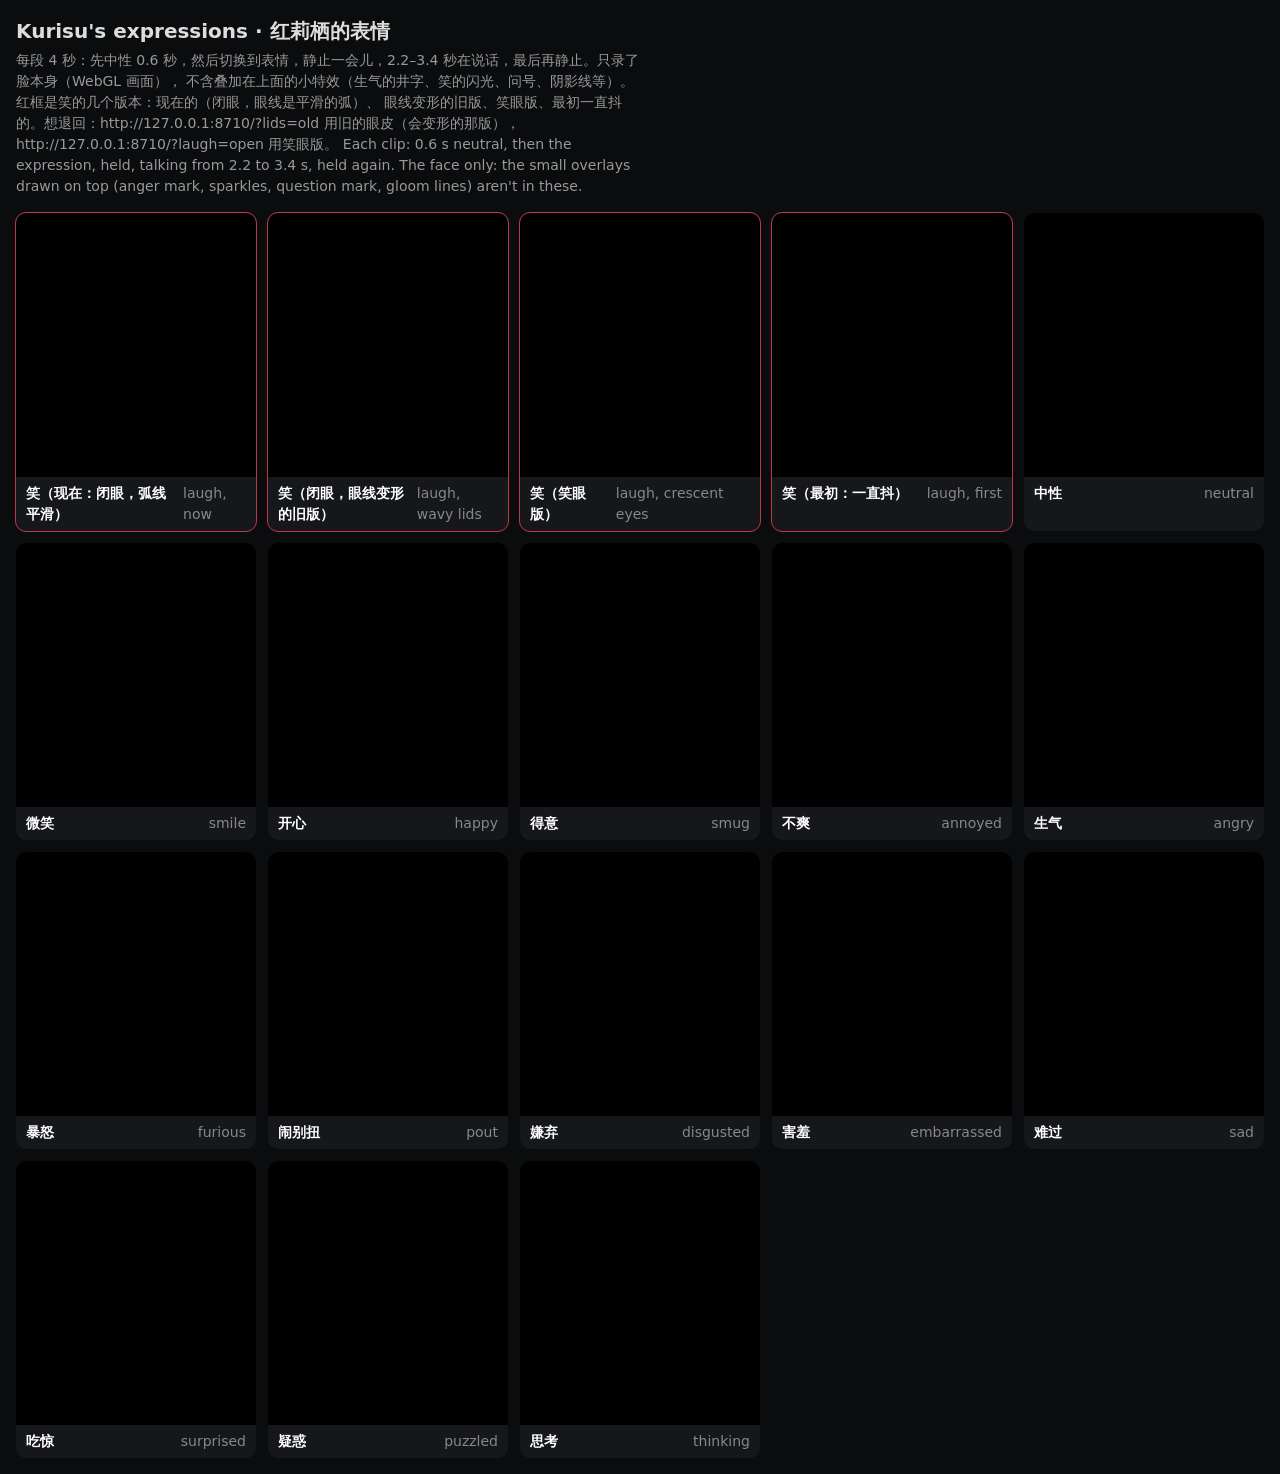
<file: docs/media/expressions/index.html>
<!doctype html>
<html lang="zh-CN">
<head>
<meta charset="utf-8">
<meta name="viewport" content="width=device-width, initial-scale=1">
<title>Kurisu's expressions</title>
<style>
  :root { color-scheme: dark; }
  body { margin: 0; padding: 16px; background: #0b0c0e; color: #ddd; font: 14px/1.5 system-ui, "Microsoft YaHei", sans-serif; }
  h1 { font-size: 20px; margin: 0 0 4px; }
  p { margin: 0 0 16px; color: #999; max-width: 70ch; }
  .grid { display: grid; grid-template-columns: repeat(auto-fill, minmax(210px, 1fr)); gap: 12px; }
  figure { margin: 0; background: #15171a; border-radius: 10px; overflow: hidden; }
  figure.compare { outline: 1px solid #c0394b; }
  video { width: 100%; display: block; aspect-ratio: 500 / 550; background: #000; }
  figcaption { padding: 6px 10px; display: flex; justify-content: space-between; gap: 8px; }
  figcaption b { color: #fff; font-weight: 600; }
  figcaption span { color: #888; }
</style>
</head>
<body>
<h1>Kurisu's expressions · 红莉栖的表情</h1>
<p>每段 4 秒：先中性 0.6 秒，然后切换到表情，静止一会儿，2.2–3.4 秒在说话，最后再静止。只录了脸本身（WebGL 画面），
不含叠加在上面的小特效（生气的井字、笑的闪光、问号、阴影线等）。红框是笑的几个版本：现在的（闭眼，眼线是平滑的弧）、
眼线变形的旧版、笑眼版、最初一直抖的。想退回：http://127.0.0.1:8710/?lids=old 用旧的眼皮（会变形的那版），
http://127.0.0.1:8710/?laugh=open 用笑眼版。
Each clip: 0.6 s neutral, then the expression, held, talking from 2.2 to 3.4 s, held again. The face only:
the small overlays drawn on top (anger mark, sparkles, question mark, gloom lines) aren't in these.</p>
<div class="grid" id="grid"></div>
<script>
  const clips = [
    ["laugh", "笑（现在：闭眼，弧线平滑）", "laugh, now"], ["laugh-closed-wavy", "笑（闭眼，眼线变形的旧版）", "laugh, wavy lids"],
    ["laugh-open", "笑（笑眼版）", "laugh, crescent eyes"], ["laugh-before", "笑（最初：一直抖）", "laugh, first"],
    ["neutral", "中性", "neutral"], ["smile", "微笑", "smile"], ["happy", "开心", "happy"],
    ["smug", "得意", "smug"], ["annoyed", "不爽", "annoyed"], ["angry", "生气", "angry"], ["furious", "暴怒", "furious"],
    ["pout", "闹别扭", "pout"], ["disgusted", "嫌弃", "disgusted"], ["embarrassed", "害羞", "embarrassed"],
    ["sad", "难过", "sad"], ["surprised", "吃惊", "surprised"], ["puzzled", "疑惑", "puzzled"], ["thinking", "思考", "thinking"],
  ];
  const grid = document.getElementById("grid");
  for (const [file, zh, en] of clips) {
    const f = document.createElement("figure");
    if (file.startsWith("laugh")) f.className = "compare";
    f.innerHTML = `<video src="${file}.mp4" autoplay muted loop playsinline></video><figcaption><b>${zh}</b><span>${en}</span></figcaption>`;
    grid.append(f);
  }
</script>
</body>
</html>
</file>
